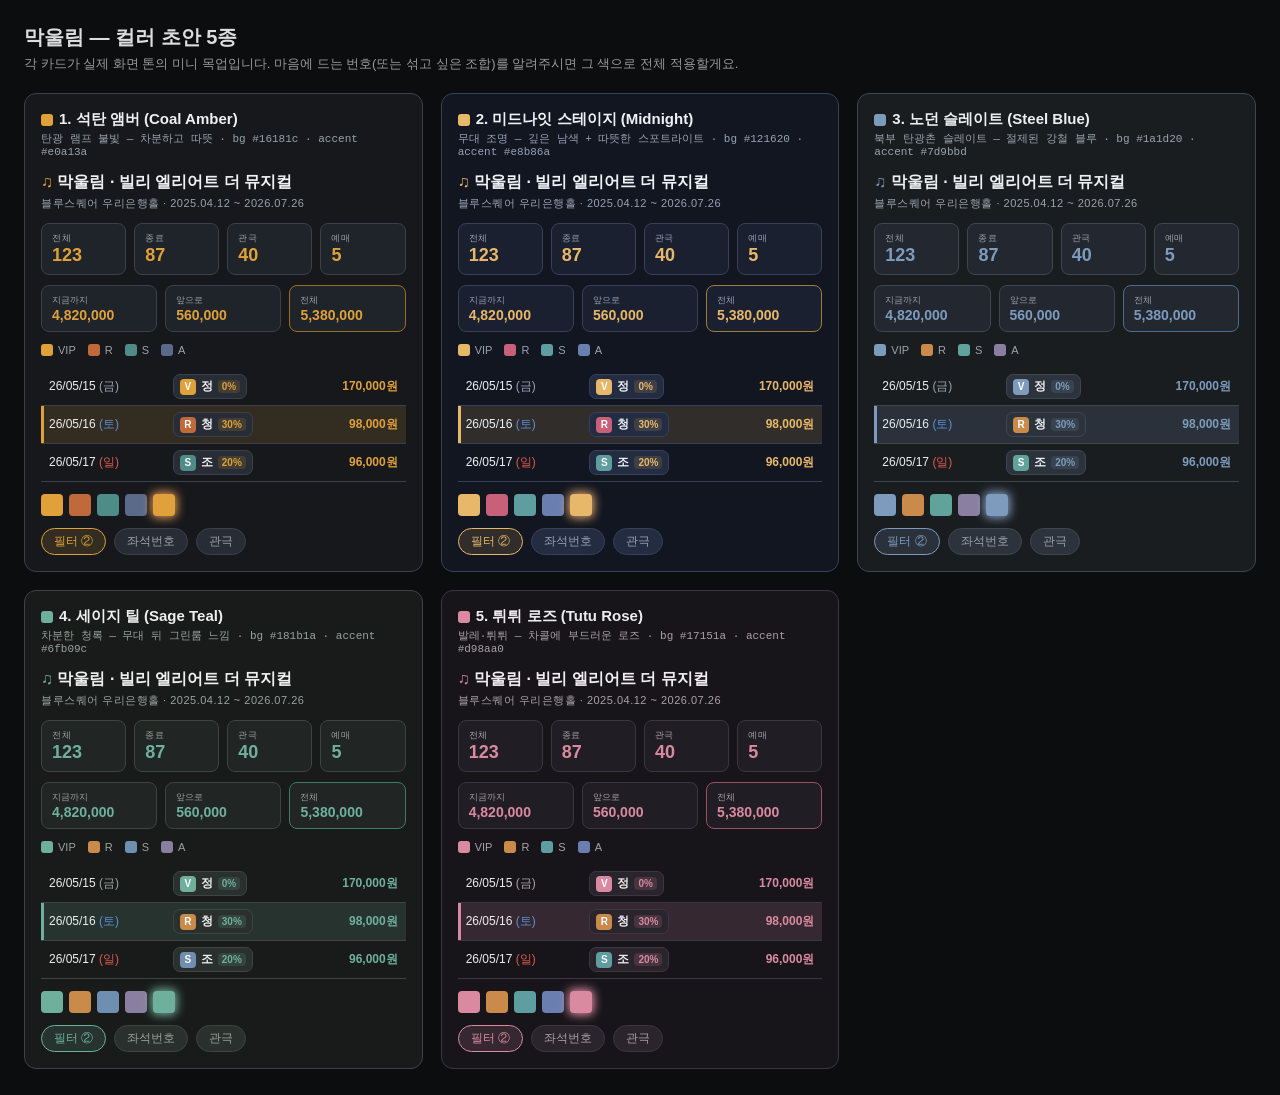
<file: palette-preview.html>
<!DOCTYPE html>
<html lang="ko">
<head>
<meta charset="UTF-8">
<meta name="viewport" content="width=device-width, initial-scale=1.0">
<title>막울림 — 컬러 초안 미리보기</title>
<style>
  body{ margin:0; background:#0c0d0f; color:#ddd; font-family:"Pretendard","Apple SD Gothic Neo","Malgun Gothic",sans-serif; padding:24px; }
  h1{ font-size:20px; margin:0 0 4px; }
  .lead{ color:#999; font-size:13px; margin:0 0 20px; }
  .grid{ display:grid; grid-template-columns:repeat(auto-fit,minmax(330px,1fr)); gap:18px; }

  .card{ background:var(--bg); border:1px solid var(--line); border-radius:12px; padding:16px; color:var(--ink); }
  .scheme-name{ font-size:15px; font-weight:700; margin-bottom:2px; }
  .scheme-name .swatch{ display:inline-block; width:12px; height:12px; border-radius:3px; background:var(--accent); margin-right:6px; vertical-align:middle; }
  .scheme-hex{ font-size:11px; color:var(--dim); margin-bottom:14px; font-family:monospace; }

  .apptitle{ font-size:16px; font-weight:700; }
  .apptitle .note{ color:var(--accent); }
  .sub{ font-size:11px; color:var(--dim); letter-spacing:.5px; margin:3px 0 12px; }

  .row{ display:grid; grid-template-columns:repeat(4,1fr); gap:8px; margin-bottom:10px; }
  .stat{ background:var(--panel); border:1px solid var(--line); border-radius:8px; padding:8px 10px; }
  .stat .l{ font-size:9px; color:var(--dim); text-transform:uppercase; letter-spacing:.5px; }
  .stat .v{ font-size:18px; font-weight:700; color:var(--accent); }

  .tt{ display:grid; grid-template-columns:repeat(3,1fr); gap:8px; margin-bottom:12px; }
  .tt > div{ background:var(--panel); border:1px solid var(--line); border-radius:8px; padding:8px 10px; }
  .tt .total{ border-color:var(--accentDim); }
  .tt .l{ font-size:9px; color:var(--dim); }
  .tt .v{ font-size:14px; font-weight:700; color:var(--accent); }

  .legend{ display:flex; gap:12px; font-size:11px; color:var(--dim); margin-bottom:12px; flex-wrap:wrap; }
  .legend span{ display:inline-flex; align-items:center; gap:5px; }
  .legend i{ width:12px; height:12px; border-radius:3px; }

  table{ width:100%; border-collapse:collapse; font-size:12px; }
  td{ padding:6px 8px; border-bottom:1px solid var(--line); }
  .cur td{ background:var(--accentTint); }
  .cur td:first-child{ box-shadow:inset 3px 0 0 var(--accent); }
  .price{ color:var(--accent); font-weight:700; text-align:right; }
  .sat{ color:#5b8fd6; } .sun{ color:#e0594a; }

  .tk{ display:inline-flex; align-items:center; gap:5px; background:var(--panel2); border:1px solid var(--line); border-radius:7px; padding:3px 6px; }
  .tk .g{ display:inline-flex; align-items:center; justify-content:center; width:16px; height:16px; border-radius:4px; font-size:10px; font-weight:800; color:#fff; }
  .tk .n{ font-size:12px; font-weight:700; }
  .tk .d{ font-size:10px; font-weight:700; color:var(--accent); background:var(--accentTint); border-radius:4px; padding:1px 4px; }

  .btns{ display:flex; gap:8px; margin-top:12px; }
  .btn{ font-size:12px; padding:4px 12px; border-radius:16px; border:1px solid var(--line); background:var(--panel2); color:var(--dim); }
  .btn.active{ border-color:var(--accent); color:var(--accent); background:var(--accentTint); }
  .seatdot{ display:flex; gap:6px; margin-top:12px; }
  .seatdot i{ width:22px; height:22px; border-radius:4px; }
  .seatdot .glow{ box-shadow:0 0 10px 2px var(--glow); }
</style>
</head>
<body>
<h1>막울림 — 컬러 초안 5종</h1>
<p class="lead">각 카드가 실제 화면 톤의 미니 목업입니다. 마음에 드는 번호(또는 섞고 싶은 조합)를 알려주시면 그 색으로 전체 적용할게요.</p>
<div class="grid" id="grid"></div>

<script>
const palettes = [
  { name:"1. 석탄 앰버 (Coal Amber)", mood:"탄광 램프 불빛 — 차분하고 따뜻",
    bg:"#16181c", panel:"#1f232a", panel2:"#282d35", line:"#3a414b", ink:"#eef0f2", dim:"#9aa3ad",
    accent:"#e0a13a", accentDim:"#9c6e22", accentTint:"rgba(224,161,58,0.14)",
    vip:"#e0a13a", r:"#c06a3c", s:"#4e8c87", a:"#5a6b8a", glow:"rgba(255,170,90,0.85)" },
  { name:"2. 미드나잇 스테이지 (Midnight)", mood:"무대 조명 — 깊은 남색 + 따뜻한 스포트라이트",
    bg:"#121620", panel:"#1a2030", panel2:"#232c40", line:"#36405a", ink:"#eef1f6", dim:"#98a2b6",
    accent:"#e8b86a", accentDim:"#a07d3a", accentTint:"rgba(232,184,106,0.14)",
    vip:"#e8b86a", r:"#c8607a", s:"#5f9ea0", a:"#6a7fb0", glow:"rgba(255,190,120,0.85)" },
  { name:"3. 노던 슬레이트 (Steel Blue)", mood:"북부 탄광촌 슬레이트 — 절제된 강철 블루",
    bg:"#1a1d20", panel:"#232830", panel2:"#2c333c", line:"#3e4650", ink:"#eceff2", dim:"#9aa3ad",
    accent:"#7d9bbd", accentDim:"#4f6b8a", accentTint:"rgba(125,155,189,0.16)",
    vip:"#7d9bbd", r:"#c98a4a", s:"#5fa39a", a:"#8a7fa0", glow:"rgba(150,180,220,0.85)" },
  { name:"4. 세이지 틸 (Sage Teal)", mood:"차분한 청록 — 무대 뒤 그린룸 느낌",
    bg:"#181b1a", panel:"#212624", panel2:"#2a302d", line:"#3c4541", ink:"#edf0ee", dim:"#9aa39e",
    accent:"#6fb09c", accentDim:"#3f7a68", accentTint:"rgba(111,176,156,0.16)",
    vip:"#6fb09c", r:"#c98a4a", s:"#6f8fb0", a:"#8a7fa0", glow:"rgba(130,200,175,0.85)" },
  { name:"5. 튀튀 로즈 (Tutu Rose)", mood:"발레·튀튀 — 차콜에 부드러운 로즈",
    bg:"#17151a", panel:"#211d24", panel2:"#2a242d", line:"#3e3543", ink:"#f1ecef", dim:"#aaa1a8",
    accent:"#d98aa0", accentDim:"#9c4f63", accentTint:"rgba(217,138,160,0.16)",
    vip:"#d98aa0", r:"#c98a4a", s:"#5f9ea0", a:"#6a7fb0", glow:"rgba(255,160,185,0.85)" }
];

const grid = document.getElementById("grid");
grid.innerHTML = palettes.map(p=>{
  const vars = `--bg:${p.bg};--panel:${p.panel};--panel2:${p.panel2};--line:${p.line};--ink:${p.ink};--dim:${p.dim};--accent:${p.accent};--accentDim:${p.accentDim};--accentTint:${p.accentTint};--glow:${p.glow};`;
  return `<div class="card" style="${vars}">
    <div class="scheme-name"><span class="swatch"></span>${p.name}</div>
    <div class="scheme-hex">${p.mood} · bg ${p.bg} · accent ${p.accent}</div>

    <div class="apptitle"><span class="note">&#9835;</span> 막울림 · 빌리 엘리어트 더 뮤지컬</div>
    <div class="sub">블루스퀘어 우리은행홀 · 2025.04.12 ~ 2026.07.26</div>

    <div class="row">
      <div class="stat"><div class="l">전체</div><div class="v">123</div></div>
      <div class="stat"><div class="l">종료</div><div class="v">87</div></div>
      <div class="stat"><div class="l">관극</div><div class="v">40</div></div>
      <div class="stat"><div class="l">예매</div><div class="v">5</div></div>
    </div>
    <div class="tt">
      <div><div class="l">지금까지</div><div class="v">4,820,000</div></div>
      <div><div class="l">앞으로</div><div class="v">560,000</div></div>
      <div class="total"><div class="l">전체</div><div class="v">5,380,000</div></div>
    </div>

    <div class="legend">
      <span><i style="background:${p.vip}"></i>VIP</span>
      <span><i style="background:${p.r}"></i>R</span>
      <span><i style="background:${p.s}"></i>S</span>
      <span><i style="background:${p.a}"></i>A</span>
    </div>

    <table>
      <tr><td>26/05/15 <span style="color:var(--dim)">(금)</span></td><td><span class="tk"><span class="g" style="background:${p.vip}">V</span><span class="n">정</span><span class="d">0%</span></span></td><td class="price">170,000원</td></tr>
      <tr class="cur"><td>26/05/16 <span class="sat">(토)</span></td><td><span class="tk"><span class="g" style="background:${p.r}">R</span><span class="n">청</span><span class="d">30%</span></span></td><td class="price">98,000원</td></tr>
      <tr><td>26/05/17 <span class="sun">(일)</span></td><td><span class="tk"><span class="g" style="background:${p.s}">S</span><span class="n">조</span><span class="d">20%</span></span></td><td class="price">96,000원</td></tr>
    </table>

    <div class="seatdot">
      <i style="background:${p.vip}"></i><i style="background:${p.r}"></i><i style="background:${p.s}"></i><i style="background:${p.a}"></i>
      <i style="background:${p.vip}" class="glow" title="관극 글로우"></i>
    </div>

    <div class="btns">
      <span class="btn active">필터 ②</span>
      <span class="btn">좌석번호</span>
      <span class="btn">관극</span>
    </div>
  </div>`;
}).join("");
</script>
</body>
</html>
</file>
